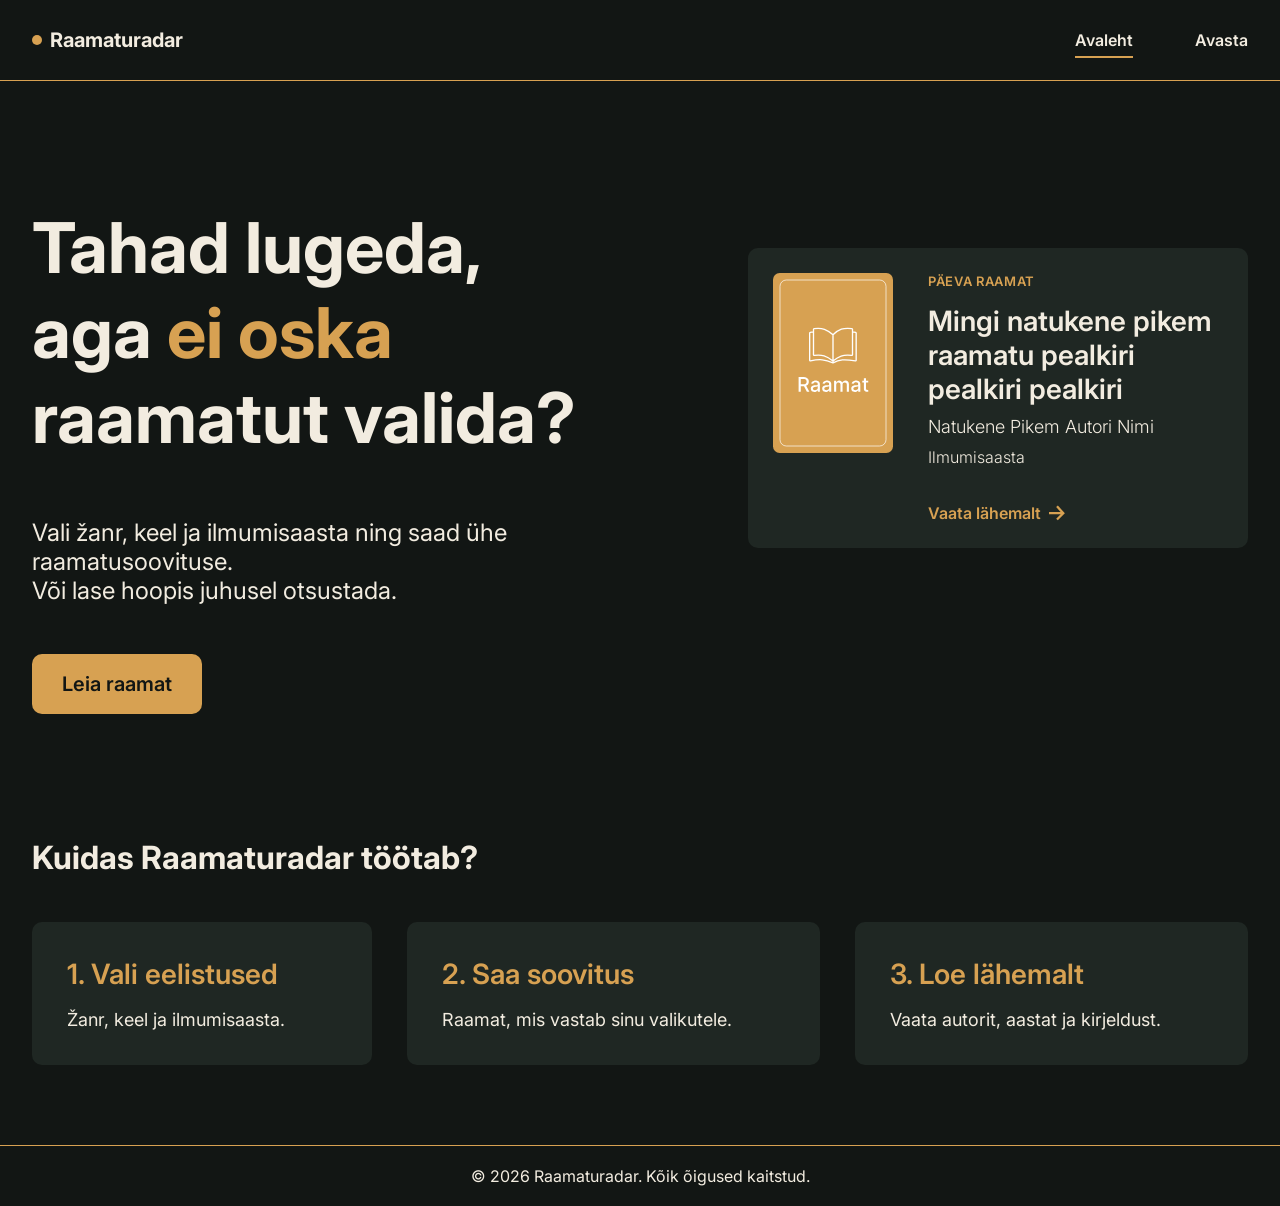
<file: index.html>
<!doctype html>
<html lang="en">
  <head>
    <meta charset="UTF-8" />
    <meta name="viewport" content="width=device-width, initial-scale=1.0" />

    <!-- Fondid -->
    <link rel="preconnect" href="https://fonts.googleapis.com" />
    <link rel="preconnect" href="https://fonts.gstatic.com" crossorigin />
    <link
      href="https://fonts.googleapis.com/css2?family=Inter:ital,opsz,wght@0,14..32,100..900;1,14..32,100..900&display=swap"
      rel="stylesheet"
    />

    <!-- Faviconid -->
    <link
      rel="icon"
      type="image/png"
      href="/assets/favicons/favicon-96x96.png"
      sizes="96x96"
    />
    <link rel="icon" type="image/svg+xml" href="/assets/favicons/favicon.svg" />
    <link rel="shortcut icon" href="/assets/favicons/favicon.ico" />
    <link
      rel="apple-touch-icon"
      sizes="180x180"
      href="/assets/favicons/apple-touch-icon.png"
    />
    <meta name="apple-mobile-web-app-title" content="Raamaturadar" />
    <link rel="manifest" href="/assets/favicons/site.webmanifest" />

    <!-- Stiilid -->
    <link rel="stylesheet" href="css/global.css" />
    <link rel="stylesheet" href="css/components.css" />
    <link rel="stylesheet" href="css/pages/index.css" />

    <title>Raamaturadar | Avaleht</title>
  </head>

  <body>
    <!-- NAVIGATSIOON -->
    <header class="site-header">
      <nav class="nav container">
        <a href="/" class="logo">Raamaturadar</a>

        <!-- Mobiilivaate menüü -->
        <button
          type="button"
          class="menu-toggle"
          aria-label="Ava menüü"
          aria-expanded="false"
          aria-controls="mobile-nav"
        >
          <span></span>
          <span></span>
          <span></span>
        </button>

        <div class="nav-links">
          <a href="/index.html" class="nav-link active" aria-current="page"
            >Avaleht</a
          >
          <a href="/avasta.html" class="nav-link">Avasta</a>
        </div>
      </nav>
    </header>

    <!-- KEHA -->
    <main>
      <div class="container">
        <section>
          <div class="hero">
            <div class="copy">
              <h1>
                Tahad lugeda, <br />
                aga
                <span style="color: var(--color-accent)">ei oska</span>
                raamatut valida?
              </h1>
              <p class="hero-text">
                Vali žanr, keel ja ilmumisaasta ning saad ühe raamatusoovituse.
                <br />
                Või lase hoopis juhusel otsustada.
              </p>
              <a href="/avasta.html" class="btn">Leia raamat</a>
            </div>
            <div class="päeva-raamat">
              <div>
                <img
                  alt="Raamatu kaanepilt"
                  src="assets/book-cover-placeholder.svg"
                />
              </div>
              <div>
                <div class="tag">PÄEVA RAAMAT</div>
                <div class="pealkiri">
                  Mingi natukene pikem raamatu pealkiri pealkiri pealkiri
                </div>
                <div class="autor">Natukene Pikem Autori Nimi</div>
                <div class="ilmumisaasta">Ilmumisaasta</div>
                <a href="/avasta.html" class="vaata-lähemalt">
                  <span>Vaata lähemalt</span
                  ><img
                    src="assets/arrow-right.svg"
                    alt=""
                    class="vaata-lähemalt-icon"
                    aria-hidden="true"
                /></a>
              </div>
            </div>
          </div>
        </section>

        <section>
          <div>
            <h2>Kuidas Raamaturadar töötab?</h2>
            <div class="cards">
              <div class="card">
                <div class="card-title">1. Vali eelistused</div>
                <p class="card-text">Žanr, keel ja ilmumisaasta.</p>
              </div>
              <div class="card">
                <div class="card-title">2. Saa soovitus</div>
                <p class="card-text">Raamat, mis vastab sinu valikutele.</p>
              </div>
              <div class="card">
                <div class="card-title">3. Loe lähemalt</div>
                <p class="card-text">Vaata autorit, aastat ja kirjeldust.</p>
              </div>
            </div>
          </div>
        </section>
      </div>
    </main>

    <!-- JALUS -->
    <footer class="site-footer">
      <div class="container">
        <p>&copy; 2026 Raamaturadar. Kõik õigused kaitstud.</p>
      </div>
    </footer>

    <!-- Tehisintellekti abi kasutati kohanduva menüü stiilide interaktsioonide loomiseks -->
    <script>
      const menuToggle = document.querySelector(".menu-toggle");
      const navLinks = document.querySelector(".nav-links");

      function setMenuOpen(isOpen) {
        menuToggle.classList.toggle("is-open", isOpen);
        navLinks.classList.toggle("is-open", isOpen);

        menuToggle.setAttribute("aria-expanded", String(isOpen));
        menuToggle.setAttribute(
          "aria-label",
          isOpen ? "Sulge menüü" : "Ava menüü",
        );
      }

      menuToggle.addEventListener("click", () => {
        setMenuOpen(!navLinks.classList.contains("is-open"));
      });

      navLinks.querySelectorAll("a").forEach((link) => {
        link.addEventListener("click", () => setMenuOpen(false));
      });

      document.addEventListener("keydown", (event) => {
        if (event.key === "Escape") setMenuOpen(false);
      });
    </script>
  </body>
</html>
</file>
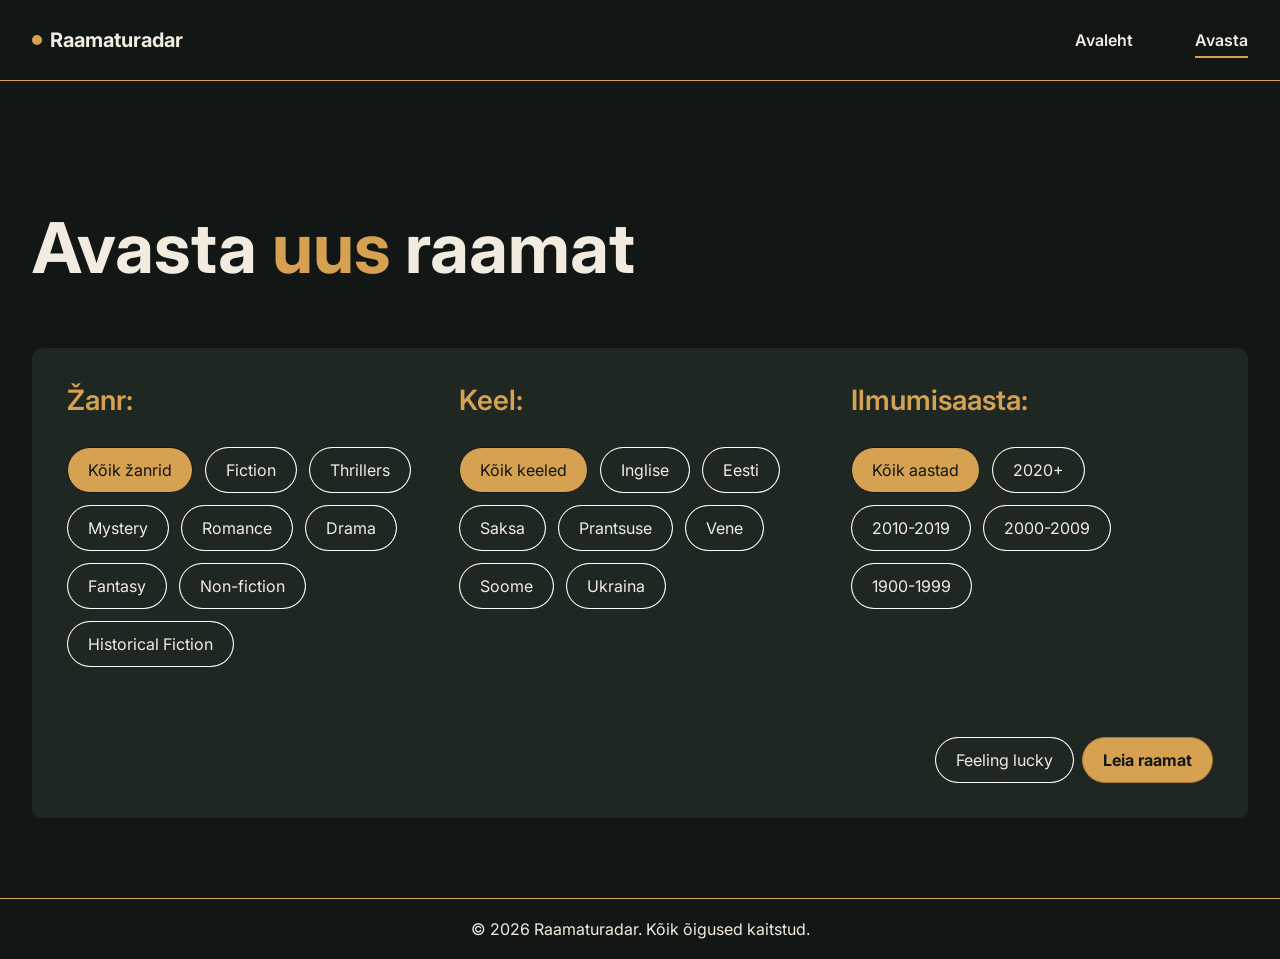
<file: avasta.html>
<!doctype html>
<html lang="en">
  <head>
    <meta charset="UTF-8" />
    <meta name="viewport" content="width=device-width, initial-scale=1.0" />

    <!-- Fondid -->
    <link rel="preconnect" href="https://fonts.googleapis.com" />
    <link rel="preconnect" href="https://fonts.gstatic.com" crossorigin />
    <link
      href="https://fonts.googleapis.com/css2?family=Inter:ital,opsz,wght@0,14..32,100..900;1,14..32,100..900&display=swap"
      rel="stylesheet"
    />

    <!-- Faviconid -->
    <link
      rel="icon"
      type="image/png"
      href="/assets/favicons/favicon-96x96.png"
      sizes="96x96"
    />
    <link rel="icon" type="image/svg+xml" href="/assets/favicons/favicon.svg" />
    <link rel="shortcut icon" href="/assets/favicons/favicon.ico" />
    <link
      rel="apple-touch-icon"
      sizes="180x180"
      href="/assets/favicons/apple-touch-icon.png"
    />
    <meta name="apple-mobile-web-app-title" content="Raamaturadar" />
    <link rel="manifest" href="/assets/favicons/site.webmanifest" />

    <!-- Stiilid -->
    <link rel="stylesheet" href="css/global.css" />
    <link rel="stylesheet" href="css/components.css" />
    <link rel="stylesheet" href="css/pages/avasta.css" />

    <title>Raamaturadar | Avasta</title>
  </head>

  <body>
    <!-- NAVIGATSIOON -->
    <header class="site-header">
      <nav class="nav container">
        <a href="/" class="logo">Raamaturadar</a>

        <!-- Mobiilivaate menüü -->
        <button
          type="button"
          class="menu-toggle"
          aria-label="Ava menüü"
          aria-expanded="false"
          aria-controls="mobile-nav"
        >
          <span></span>
          <span></span>
          <span></span>
        </button>

        <div class="nav-links">
          <div>
            <a href="/index.html" class="nav-link">Avaleht</a>
          </div>
          <div>
            <a href="/avasta.html" class="nav-link active" aria-current="page"
              >Avasta</a
            >
          </div>
        </div>
      </nav>
    </header>

    <!-- KEHA -->
    <main>
      <div class="container">
        <section>
          <h1>
            Avasta <span style="color: var(--color-accent)">uus</span> raamat
          </h1>
          <div class="card avasta-raamat-filtrid">
            <div>
              <div class="card-title">Žanr:</div>
              <div class="pill-block" data-filter="zanr">
                <button type="button" class="pill pill--selected" data-value="">
                  Kõik žanrid
                </button>
                <button type="button" class="pill" data-value="fiction">
                  Fiction
                </button>
                <button type="button" class="pill" data-value="thrillers">
                  Thrillers
                </button>
                <button type="button" class="pill" data-value="mystery">
                  Mystery
                </button>
                <button type="button" class="pill" data-value="romance">
                  Romance
                </button>
                <button type="button" class="pill" data-value="drama">
                  Drama
                </button>
                <button type="button" class="pill" data-value="fantasy">
                  Fantasy
                </button>
                <button type="button" class="pill" data-value="nonfiction">
                  Non-fiction
                </button>
                <button
                  type="button"
                  class="pill"
                  data-value="historical fiction"
                >
                  Historical Fiction
                </button>
              </div>
            </div>
            <div>
              <div class="card-title">Keel:</div>
              <div class="pill-block" data-filter="keel">
                <button type="button" class="pill pill--selected" data-value="">
                  Kõik keeled
                </button>
                <button type="button" class="pill" data-value="eng">
                  Inglise
                </button>
                <button type="button" class="pill" data-value="est">
                  Eesti
                </button>
                <button type="button" class="pill" data-value="ger">
                  Saksa
                </button>
                <button type="button" class="pill" data-value="fre">
                  Prantsuse
                </button>
                <button type="button" class="pill" data-value="rus">
                  Vene
                </button>
                <button type="button" class="pill" data-value="fin">
                  Soome
                </button>
                <button type="button" class="pill" data-value="ukr">
                  Ukraina
                </button>
              </div>
            </div>
            <div>
              <div class="card-title">Ilmumisaasta:</div>
              <div class="pill-block" data-filter="aasta">
                <button type="button" class="pill pill--selected" data-value="">
                  Kõik aastad
                </button>
                <button type="button" class="pill" data-value="2020-*">
                  2020+
                </button>
                <button type="button" class="pill" data-value="2010-2019">
                  2010-2019
                </button>
                <button type="button" class="pill" data-value="2000-2009">
                  2000-2009
                </button>
                <button type="button" class="pill" data-value="1900-1999">
                  1900-1999
                </button>
              </div>
            </div>
            <div class="avasta-raamat-filtrid-nupud">
              <button type="button" class="pill" id="feeling-lucky">
                Feeling lucky
              </button>
              <button type="button" class="pill pill--filled" id="leia-raamat">
                Leia raamat
              </button>
            </div>
          </div>
        </section>

        <!-- TULEMUS -->
        <section class="avasta-tulemus" id="tulemus" aria-live="polite"></section>
      </div>
    </main>

    <!-- JALUS -->
    <footer class="site-footer">
      <div class="container">
        <p>&copy; 2026 Raamaturadar. Kõik õigused kaitstud.</p>
      </div>
    </footer>

    <!-- Tehisintellekti abi kasutati interaktsioonide loomiseks -->
    <script src="js/keeled.js" defer></script>
    <script src="js/avasta.js" defer></script>
    <script>
      document.addEventListener("DOMContentLoaded", () => {
        // FILTRITE VALIMINE
        document.querySelectorAll(".pill-block").forEach((group) => {
          group.addEventListener("click", (event) => {
            const clickedPill = event.target.closest(".pill");

            if (!clickedPill) return;

            // Eemalda eelmine valik samast grupist
            group.querySelectorAll(".pill").forEach((pill) => {
              pill.classList.remove("pill--selected");
              pill.setAttribute("aria-pressed", "false");
            });

            // Aktiveeri klikitud nupp
            clickedPill.classList.add("pill--selected");
            clickedPill.setAttribute("aria-pressed", "true");
          });
        });

        // MOBIILIMENÜÜ
        const menuToggle = document.querySelector(".menu-toggle");
        const navLinks = document.querySelector(".nav-links");

        if (menuToggle && navLinks) {
          function setMenuOpen(isOpen) {
            menuToggle.classList.toggle("is-open", isOpen);
            navLinks.classList.toggle("is-open", isOpen);

            menuToggle.setAttribute("aria-expanded", String(isOpen));
            menuToggle.setAttribute(
              "aria-label",
              isOpen ? "Sulge menüü" : "Ava menüü",
            );
          }

          menuToggle.addEventListener("click", () => {
            setMenuOpen(!navLinks.classList.contains("is-open"));
          });

          navLinks.querySelectorAll("a").forEach((link) => {
            link.addEventListener("click", () => setMenuOpen(false));
          });

          document.addEventListener("keydown", (event) => {
            if (event.key === "Escape") setMenuOpen(false);
          });
        }
      });
    </script>
  </body>
</html>
</file>
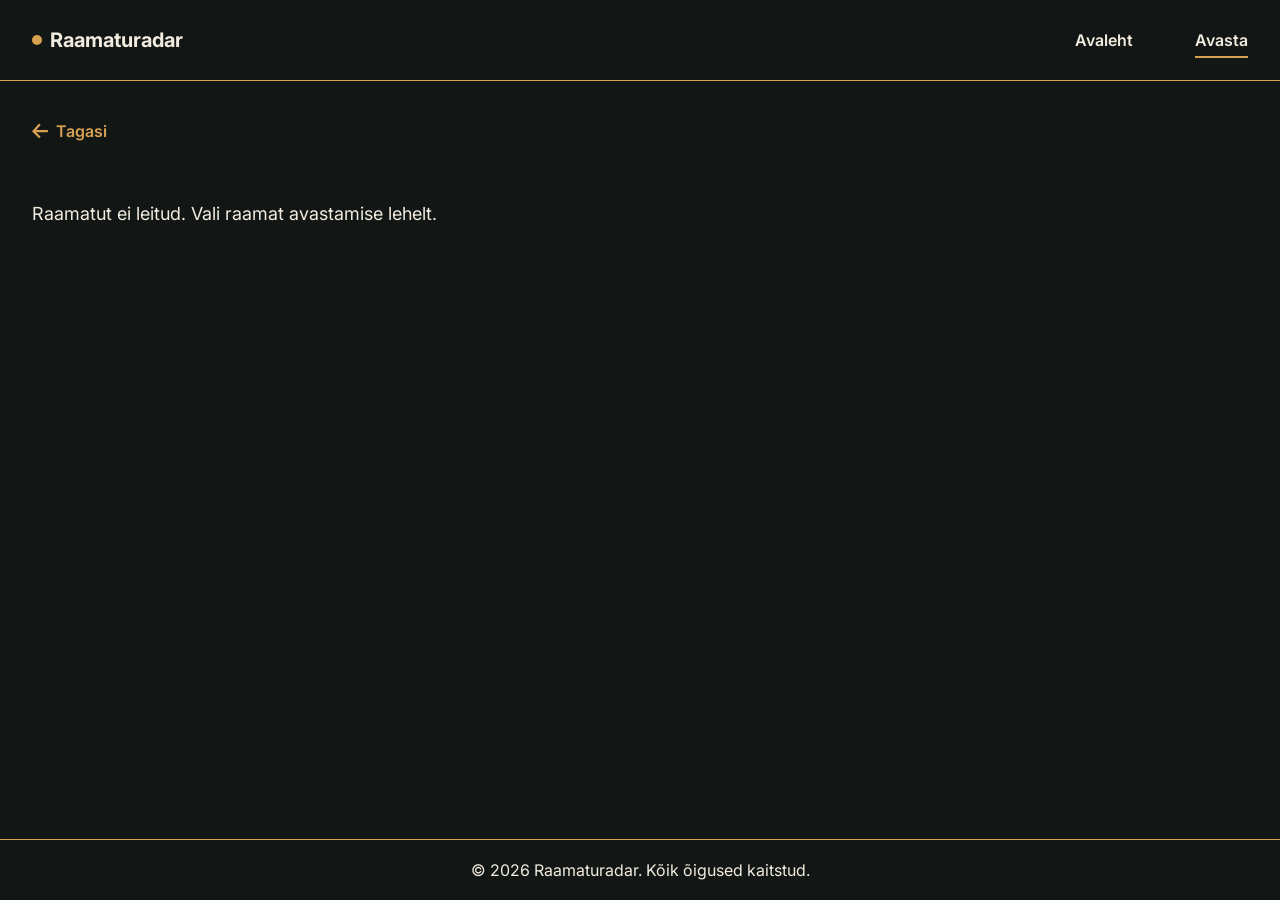
<file: raamatu-vaade.html>
<!doctype html>
<html lang="en">
  <head>
    <meta charset="UTF-8" />
    <meta name="viewport" content="width=device-width, initial-scale=1.0" />

    <!-- Fondid -->
    <link rel="preconnect" href="https://fonts.googleapis.com" />
    <link rel="preconnect" href="https://fonts.gstatic.com" crossorigin />
    <link
      href="https://fonts.googleapis.com/css2?family=Inter:ital,opsz,wght@0,14..32,100..900;1,14..32,100..900&display=swap"
      rel="stylesheet"
    />

    <!-- Faviconid -->
    <link
      rel="icon"
      type="image/png"
      href="/assets/favicons/favicon-96x96.png"
      sizes="96x96"
    />
    <link rel="icon" type="image/svg+xml" href="/assets/favicons/favicon.svg" />
    <link rel="shortcut icon" href="/assets/favicons/favicon.ico" />
    <link
      rel="apple-touch-icon"
      sizes="180x180"
      href="/assets/favicons/apple-touch-icon.png"
    />
    <meta name="apple-mobile-web-app-title" content="Raamaturadar" />
    <link rel="manifest" href="/assets/favicons/site.webmanifest" />

    <!-- Stiilid -->
    <link rel="stylesheet" href="css/global.css" />
    <link rel="stylesheet" href="css/components.css" />
    <link rel="stylesheet" href="css/pages/raamatu-vaade.css" />

    <title>Raamaturadar | Avasta</title>
  </head>

  <body>
    <!-- NAVIGATSIOON -->
    <header class="site-header">
      <nav class="nav container">
        <a href="/" class="logo">Raamaturadar</a>

        <!-- Mobiilivaate menüü -->
        <button
          type="button"
          class="menu-toggle"
          aria-label="Ava menüü"
          aria-expanded="false"
          aria-controls="mobile-nav"
        >
          <span></span>
          <span></span>
          <span></span>
        </button>

        <div class="nav-links">
          <div>
            <a href="/index.html" class="nav-link">Avaleht</a>
          </div>
          <div>
            <a href="/avasta.html" class="nav-link active" aria-current="page"
              >Avasta</a
            >
          </div>
        </div>
      </nav>
    </header>

    <!-- KEHA -->
    <main>
      <div class="container">
        <section>
          <a href="/avasta.html" class="tagasi">
            <img
              src="assets/arrow-left.svg"
              alt=""
              class="tagasi-icon"
              aria-hidden="true"
            /><span>Tagasi</span></a
          >
          <p class="raamatu-teade" id="raamatu-teade" aria-live="polite">
            Laadin raamatu andmeid…
          </p>
          <div class="raamatu-vaade-layout" id="raamatu-vaade" hidden>
            <div class="raamatu-cover">
              <img
                id="raamatu-kaas"
                alt="Raamatu kaanepilt puudub"
                src="assets/book-cover-placeholder.svg"
              />
            </div>
            <div class="raamatu-info">
              <h1 class="raamatu-pealkiri" id="raamatu-pealkiri"></h1>
              <div class="card">
                <div class="book-annotation" id="raamatu-kirjeldus"></div>
                <div class="book-metadata-item">
                  <div class="book-metadata-key">Autor</div>
                  <div class="book-metadata-value" id="raamatu-autor"></div>
                </div>
                <div class="book-metadata-item">
                  <div class="book-metadata-key">Aasta</div>
                  <div class="book-metadata-value" id="raamatu-aasta"></div>
                </div>
                <div class="book-metadata-item">
                  <div class="book-metadata-key">Žanr</div>
                  <div class="book-metadata-value" id="raamatu-zanr"></div>
                </div>
                <div class="book-metadata-item">
                  <div class="book-metadata-key">Keel</div>
                  <div class="book-metadata-value" id="raamatu-keel"></div>
                </div>
              </div>
            </div>
          </div>
        </section>
      </div>
    </main>

    <!-- JALUS -->
    <footer class="site-footer">
      <div class="container">
        <p>&copy; 2026 Raamaturadar. Kõik õigused kaitstud.</p>
      </div>
    </footer>

    <script src="js/keeled.js" defer></script>
    <script src="js/raamatu-vaade.js" defer></script>
    <!-- Tehisintellekti abi kasutati kohanduva menüü stiilide interaktsioonide loomiseks -->
    <script>
      const menuToggle = document.querySelector(".menu-toggle");
      const navLinks = document.querySelector(".nav-links");

      function setMenuOpen(isOpen) {
        menuToggle.classList.toggle("is-open", isOpen);
        navLinks.classList.toggle("is-open", isOpen);

        menuToggle.setAttribute("aria-expanded", String(isOpen));
        menuToggle.setAttribute(
          "aria-label",
          isOpen ? "Sulge menüü" : "Ava menüü",
        );
      }

      menuToggle.addEventListener("click", () => {
        setMenuOpen(!navLinks.classList.contains("is-open"));
      });

      navLinks.querySelectorAll("a").forEach((link) => {
        link.addEventListener("click", () => setMenuOpen(false));
      });

      document.addEventListener("keydown", (event) => {
        if (event.key === "Escape") setMenuOpen(false);
      });
    </script>
  </body>
</html>
</file>
<file: css/global.css>
:root {
  --radius-card: 10px;
  --radius-pill: 40px;

  --spacing-section: 40px;
  --spacing-card: 35px;

  --transition-fast: 0.2s ease;

  --color-background: #121614;
  --color-text: #f2ece0;
  --color-text-secondary: #121614;
  --color-accent: #d7a152;
  --color-component-background: #1f2723;

  --container-width: 1300px;
}

/* BAAS */
* {
  box-sizing: border-box;
}

body {
  min-height: 100vh;
  display: flex;
  flex-direction: column;
  margin: 0;
  padding: 0;
  background-color: var(--color-background);
  color: var(--color-text);
  font-family: "Inter", sans-serif;
}

main {
  flex: 1;
}

h1 {
  margin-top: 124px;
  font-size: 70px;
}

h2 {
  margin-top: 124px;
  font-size: 32px;
}

a {
  text-decoration: none;
}

button {
  cursor: pointer;
}

/* PAIGUTUS */
/* Jagatud konteiner */
.container {
  width: calc(100% - 64px);
  max-width: var(--container-width);
  margin-inline: auto;
}

/* KOHANDUV KUJUNDUS */
/* Tahvel */
@media (max-width: 991px) {
  h1 {
    margin-top: 65px;
    font-size: 45px;
  }

  .container {
    width: calc(100% - 48px);
  }
}

/* Mobiil */
@media (max-width: 575px) {
  .container {
    width: calc(100% - 32px);
  }
}
</file>
<file: css/components.css>
/* Logo */
.logo {
  display: inline-flex;
  align-items: center;
  gap: 8px;
  color: var(--color-text);
  font-size: 20px;
  font-weight: 700;
  text-decoration: none;
}

.logo::before {
  content: "";
  width: 10px;
  height: 10px;
  background-color: var(--color-accent);
  border-radius: 50%;
  flex-shrink: 0;
}

/* Navigatsioon */
.site-header {
  width: 100%;
  border-bottom: 1px solid var(--color-accent);
}

.nav {
  min-height: 80px;
  display: flex;
  align-items: center;
  justify-content: space-between;
}

.nav-links {
  display: flex;
  align-items: center;
  justify-content: space-between;
  gap: 62px;
  font-weight: 600;
}

.nav-link {
  color: var(--color-text);
  text-decoration: none;
  position: relative;
  padding-block: 8px;
}

.nav-link::after {
  content: "";
  position: absolute;
  bottom: 0;
  left: 0;
  width: 100%;
  height: 2px;
  background-color: var(--color-accent);
  transform: scaleX(0);
  transition: transform 0.2s ease;
}

.nav-link:hover::after,
.nav-link.active::after {
  transform: scaleX(1);
}

/* Burgeri menüünupp (mobiilivaade) */
.menu-toggle {
  display: none;
  flex-direction: column;
  justify-content: center;
  gap: 5px;
  padding: 10px;
  border: none;
  background: transparent;
  cursor: pointer;
}

.menu-toggle span {
  display: block;
  width: 26px;
  height: 2px;
  background-color: var(--color-accent);
  border-radius: 2px;
  transition:
    transform 0.25s ease,
    opacity 0.25s ease;
}

.btn {
  display: inline-block;
  margin-top: 25px;
  padding: 18px 30px;
  border-radius: 10px;
  border: 0;
  cursor: pointer;
  font-size: 20px;
  font-weight: 600;
  background-color: var(--color-accent);
  color: var(--color-text-secondary);
}

.btn:hover {
  background: #e8b25c;
}

.card {
  padding: var(--spacing-card);
  background-color: var(--color-component-background);
  flex-grow: 1;
  border-radius: var(--radius-card);
}

.card-title {
  font-size: 28px;
  font-weight: 600;
  color: var(--color-accent);
}

.card-text {
  margin: 18px 0 0 0;
  font-size: 18px;
}

.pill {
  width: fit-content;
  padding: 12px 20px;
  border: 1px solid #ffffff;
  border-radius: 40px;
  background-color: var(--color-component-background);
  white-space: nowrap;
  color: var(--color-text);
  text-align: center;
  font-family: "Inter", sans-serif;
  font-size: 1rem;

  background:
    linear-gradient(
        var(--color-component-background),
        var(--color-component-background)
      )
      padding-box,
    conic-gradient(
        from var(--border-angle),
        white 0deg,
        white 90deg,
        var(--color-accent) 300deg,
        white 360deg
      )
      border-box;
}

.pill:hover {
  border-color: transparent;
  animation: rotate-border 2.5s linear infinite;
  color: var(--color-accent);
}

.pill--selected,
.pill--selected:hover {
  background: var(--color-accent);
  color: var(--color-text-secondary);
  border: 1px solid var(--color-text-secondary);
  animation: none;
  cursor: pointer;
}

.pill--filled {
  background: var(--color-accent);
  color: var(--color-text-secondary);
  border-color: #ac7e33;
  font-weight: 700;
  box-shadow: 3px 2px 6px rgb(37, 36, 36);
}

.pill--filled:hover {
  color: var(--color-text-secondary);
  background: #e8b25c;
}

@keyframes rotate-border {
  to {
    --border-angle: 360deg;
  }
}

.site-footer {
  padding: 4px 0;
  border-top: 1px solid var(--color-accent);
  text-align: center;
  color: var(--color-text);
}

@media (prefers-reduced-motion: reduce) {
  .pill:hover {
    animation: none;
  }
}

/* KOHANDUV KUJUNDUS */
/* Mobiil */
@media (max-width: 991px) {
  .nav {
    padding: 0 8px;
    position: relative;
  }

  .nav-links {
    display: none;
    position: absolute;
    top: 100%;
    left: 0;
    width: 100%;
    padding: 25px;
    flex-direction: column;
    align-items: flex-start;
    gap: 24px;
    background-color: var(--color-component-background);
    border: 1px solid var(--color-accent);
    border-top: none;
    z-index: 100;
  }

  .nav-links.is-open {
    display: flex;
  }

  .menu-toggle {
    display: flex;
  }

  /* Burgeri animatsioon X-iks */
  .menu-toggle.is-open span:nth-child(1) {
    transform: translateY(7px) rotate(45deg);
  }

  .menu-toggle.is-open span:nth-child(2) {
    opacity: 0;
  }

  .menu-toggle.is-open span:nth-child(3) {
    transform: translateY(-7px) rotate(-45deg);
  }

  @media (prefers-reduced-motion: reduce) {
    .menu-toggle span {
      transition: none;
    }
  }
}
</file>
<file: css/pages/index.css>
/* Hero ehk avalõik */
.hero {
  display: flex;
  flex-wrap: wrap;
  align-items: center;
  gap: 50px;
}

.hero .copy {
  flex: 1 1 420px;
  min-width: 0;
  max-width: none;
}
.hero .päeva-raamat {
  flex: 0 1 500px;
  min-width: 0;
  max-width: 100%;
}

.hero-text {
  font-size: 24px;
}

/* Päeva raamat */
.päeva-raamat {
  display: flex;
  padding: 25px;
  justify-content: space-between;
  align-self: center;
  gap: 35px;
  background-color: var(--color-component-background);
  border-radius: 10px;

  .tag {
    color: var(--color-accent);
    font-size: 13px;
    font-weight: 600;
    letter-spacing: 0.05em;
  }

  .pealkiri {
    margin-top: 15px;
    color: var(--color-text);
    font-size: 28px;
    font-weight: 600;
  }

  .autor {
    margin-top: 10px;
    color: var(--color-text);
    font-size: 18px;
    font-weight: 300;
  }

  .ilmumisaasta {
    margin-top: 10px;
    color: var(--color-text);
    font-size: 16px;
    font-weight: 300;
  }

  .vaata-lähemalt {
    margin-top: 36px;
    display: inline-flex;
    align-items: center;
    gap: 8px;
    color: var(--color-accent);
    font-weight: 600;
    cursor: pointer;
  }

  .vaata-lähemalt-icon {
    display: block;
    width: 16px;
    height: 16px;
    transition: transform 0.2s ease;
  }

  .vaata-lähemalt:hover .vaata-lähemalt-icon {
    transform: translateX(4px);
  }
}

.päeva-raamat img {
  display: block;
  width: 120px;
  max-width: 100%;
  height: auto;
}

.päeva-raamat > div:first-child {
  flex: 0 0 120px;
}
.päeva-raamat > div:last-child {
  flex: 1;
  min-width: 0;
}

.päeva-raamat .pealkiri {
  overflow-wrap: break-word;
}

/* "Kuidas raamaturadar töötab?" sektsioon */
.cards {
  margin-top: 45px;
  margin-bottom: 80px;
  display: flex;
  column-gap: 35px;
  row-gap: 20px;
  justify-content: space-between;
  flex-wrap: nowrap;
}

/* KOHANDUV KUJUNDUS */
/* Mobiil */
@media (max-width: 991px) {
  .hero {
    gap: 100px;
  }

  .hero-text {
    font-size: 20px;
  }

  .cards {
    flex-direction: column;
    align-items: stretch;
    gap: 32px;
  }

  .päeva-raamat {
    flex-direction: column;
    gap: 25px;
  }
}
</file>
<file: css/pages/avasta.css>
.avasta-raamat-filtrid {
  display: grid;
  grid-template-columns: repeat(3, minmax(0, 1fr));
  gap: 30px;
  margin-bottom: 80px;
}

.avasta-raamat-filtrid-nupud {
  grid-column: 1 / -1;
  margin-left: auto;
  margin-top: 40px;
  display: flex;
  align-items: end;
  gap: 8px;
}

@property --border-angle {
  syntax: "<angle>";
  initial-value: 0deg;
  inherits: false;
}

.pill-block {
  display: flex;
  flex-wrap: wrap;
  align-items: flex-start;
  gap: 12px;
  margin-top: 30px;
}

/* KOHANDUV KUJUDNUS */
/* Mobiil */
@media (max-width: 991px) {
  .avasta-raamat-filtrid {
    grid-template-columns: 1fr;
  }
}

/* TULEMUS */
.avasta-tulemus {
  margin-bottom: 80px;
}

.avasta-tulemus:empty {
  display: none;
}

.avasta-teade {
  margin: 0;
  font-size: 18px;
  text-align: center;
}

.avasta-raamat {
  display: grid;
  grid-template-columns: 220px minmax(0, 1fr);
  gap: 40px;
  align-items: start;
}

.avasta-raamat-kaas {
  display: block;
  width: 100%;
  height: auto;
  border-radius: 6px;
}

.avasta-raamat-info {
  display: flex;
  flex-direction: column;
  min-width: 0;
}

.avasta-raamat-pealkiri {
  margin: 0 0 24px 0;
  font-size: 36px;
  overflow-wrap: anywhere;
}

.avasta-raamat .book-metadata-item {
  display: flex;
  column-gap: 25px;
  padding-bottom: 10px;
}

.avasta-raamat .book-metadata-key {
  width: 50px;
  flex-shrink: 0;
  color: var(--color-accent);
  font-weight: 600;
}

.avasta-raamat .book-metadata-value {
  font-weight: 300;
  overflow-wrap: anywhere;
}

.avasta-raamat-link {
  margin-top: 24px;
}

.avasta-raamat-filtrid-nupud .pill:disabled {
  opacity: 0.6;
  cursor: wait;
  animation: none;
}

@media (max-width: 575px) {
  .avasta-raamat {
    grid-template-columns: 1fr;
    gap: 24px;
  }

  .avasta-raamat-kaas {
    max-width: 200px;
    margin-inline: auto;
  }

  .avasta-raamat-pealkiri {
    font-size: 28px;
  }
}
</file>
<file: css/pages/raamatu-vaade.css>
.raamatu-vaade-layout {
  display: grid;
  grid-template-columns: 360px minmax(0, 1fr);
  margin-top: 40px;
  gap: 48px;
  align-items: stretch;
  margin-bottom: 80px;
}

.tagasi {
  display: inline-flex;
  align-items: center;
  gap: 8px;
  margin-top: 40px;
  color: var(--color-accent);
  font-weight: 600;
  cursor: pointer;
}

.tagasi-icon {
  display: block;
  width: 16px;
  height: 16px;
  transition: transform 0.2s ease;
}

.tagasi:hover .tagasi-icon {
  transform: translateX(-4px);
}

.raamatu-cover {
  width: 100%;
  max-width: 360px;
  height: auto;
}

.raamatu-cover img {
  display: block;
  width: 100%;
  height: auto;
}

.raamatu-info {
  display: flex;
  flex-direction: column;
  min-width: 0;
}

.raamatu-info .card {
  flex-grow: 1;
  font-size: 1rem;
}

.raamatu-pealkiri {
  margin: 30px 0 24px 0;
  font-size: 50px;
}

.book-metadata-item {
  display: flex;
  column-gap: 25px;
  padding-bottom: 10px;
}

.book-metadata-key {
  width: 40px;
  color: var(--color-accent);
  font-weight: 600;
}

.book-metadata-value {
  font-weight: 300;
}

.book-annotation {
  margin-bottom: 25px;
  font-weight: 300;
  font-style: italic;
}

/* KOHANDUV KUJUNDUS */
/* Mobiil */
@media (max-width: 991px) {
  .raamatu-vaade-layout {
    grid-template-columns: 1fr;
    gap: 32px;
  }

  .raamatu-cover {
    max-width: 280px;
    margin-inline: auto;
  }
}

/* ANDMETE LAADIMINE */
.raamatu-vaade-layout[hidden],
.raamatu-teade[hidden] {
  display: none;
}

.raamatu-teade {
  margin: 60px 0 80px 0;
  font-size: 18px;
}

.book-annotation {
  white-space: pre-line;
}
</file>
